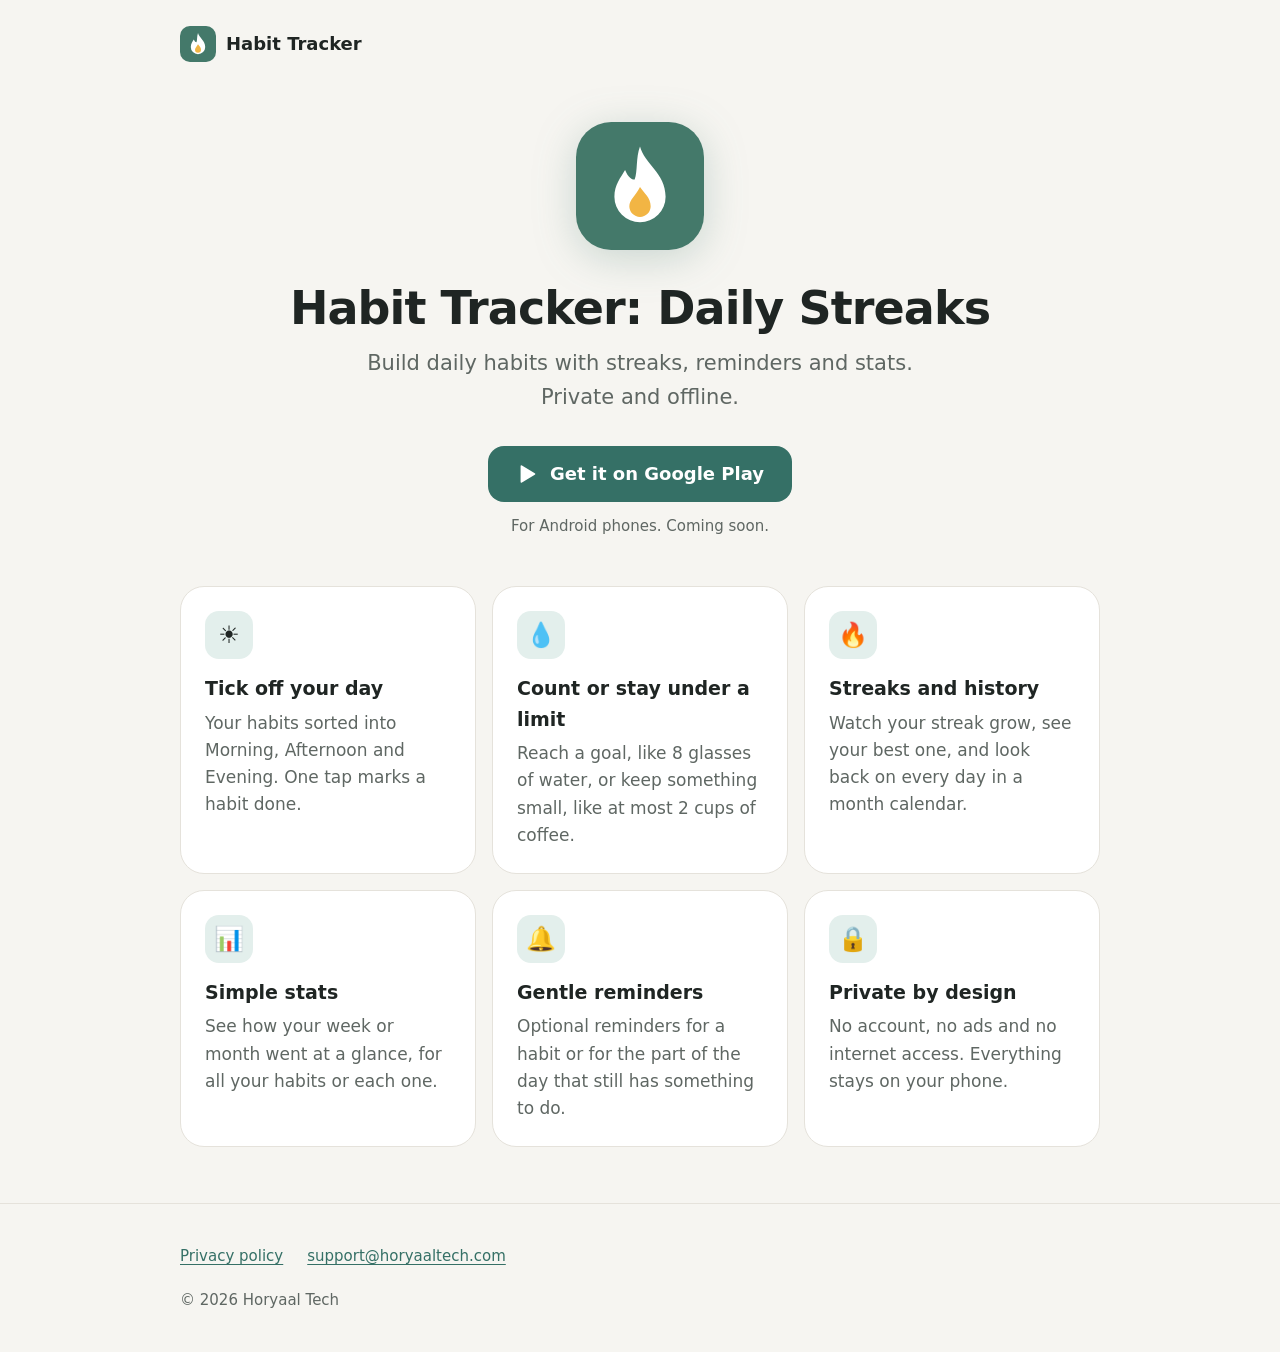
<file: index.html>
<!doctype html>
<html lang="en-US">
<head>
  <meta charset="utf-8">
  <meta name="viewport" content="width=device-width, initial-scale=1">
  <title>Habit Tracker: Daily Streaks – Horyaal Tech</title>
  <meta name="description" content="Build daily habits with streaks, reminders and stats. Private and offline. An Android app by Horyaal Tech.">
  <meta name="theme-color" content="#f6f5f1" media="(prefers-color-scheme: light)">
  <meta name="theme-color" content="#111614" media="(prefers-color-scheme: dark)">
  <link rel="icon" href="icon.svg" type="image/svg+xml">
  <link rel="icon" href="icon-180.png" type="image/png" sizes="180x180">
  <link rel="apple-touch-icon" href="icon-180.png">
  <link rel="stylesheet" href="styles.css">
</head>
<body>
  <header class="top">
    <div class="wrap">
      <a class="brand" href="./"><img src="icon.svg" alt="" width="36" height="36">Habit Tracker</a>
    </div>
  </header>

  <main class="wrap">
    <section class="hero">
      <img class="app-icon" src="icon.svg" alt="Habit Tracker app icon: a white flame on green" width="128" height="128">
      <h1>Habit Tracker: Daily Streaks</h1>
      <p class="tagline">Build daily habits with streaks, reminders and stats. Private and offline.</p>
      <!-- PLAY STORE LINK: replace href="#" with the app's Google Play address after launch. -->
      <a class="play" href="#">
        <svg viewBox="0 0 24 24" aria-hidden="true"><path fill="currentColor" d="M5 3.5v17a1 1 0 0 0 1.5.86l14-8.5a1 1 0 0 0 0-1.72l-14-8.5A1 1 0 0 0 5 3.5Z"/></svg>
        Get it on Google Play
      </a>
      <span class="soon">For Android phones. Coming soon.</span>
    </section>

    <ul class="features">
      <li class="feature">
        <span class="emoji" aria-hidden="true">☀️</span>
        <h2>Tick off your day</h2>
        <p>Your habits sorted into Morning, Afternoon and Evening. One tap marks a habit done.</p>
      </li>
      <li class="feature">
        <span class="emoji" aria-hidden="true">💧</span>
        <h2>Count or stay under a limit</h2>
        <p>Reach a goal, like 8 glasses of water, or keep something small, like at most 2 cups of coffee.</p>
      </li>
      <li class="feature">
        <span class="emoji" aria-hidden="true">🔥</span>
        <h2>Streaks and history</h2>
        <p>Watch your streak grow, see your best one, and look back on every day in a month calendar.</p>
      </li>
      <li class="feature">
        <span class="emoji" aria-hidden="true">📊</span>
        <h2>Simple stats</h2>
        <p>See how your week or month went at a glance, for all your habits or each one.</p>
      </li>
      <li class="feature">
        <span class="emoji" aria-hidden="true">🔔</span>
        <h2>Gentle reminders</h2>
        <p>Optional reminders for a habit or for the part of the day that still has something to do.</p>
      </li>
      <li class="feature">
        <span class="emoji" aria-hidden="true">🔒</span>
        <h2>Private by design</h2>
        <p>No account, no ads and no internet access. Everything stays on your phone.</p>
      </li>
    </ul>
  </main>

  <footer>
    <div class="wrap">
      <nav aria-label="Footer">
        <a href="privacy.html">Privacy policy</a>
        <a href="mailto:support@horyaaltech.com">support@horyaaltech.com</a>
      </nav>
      <p>© 2026 Horyaal Tech</p>
    </div>
  </footer>
</body>
</html>
</file>
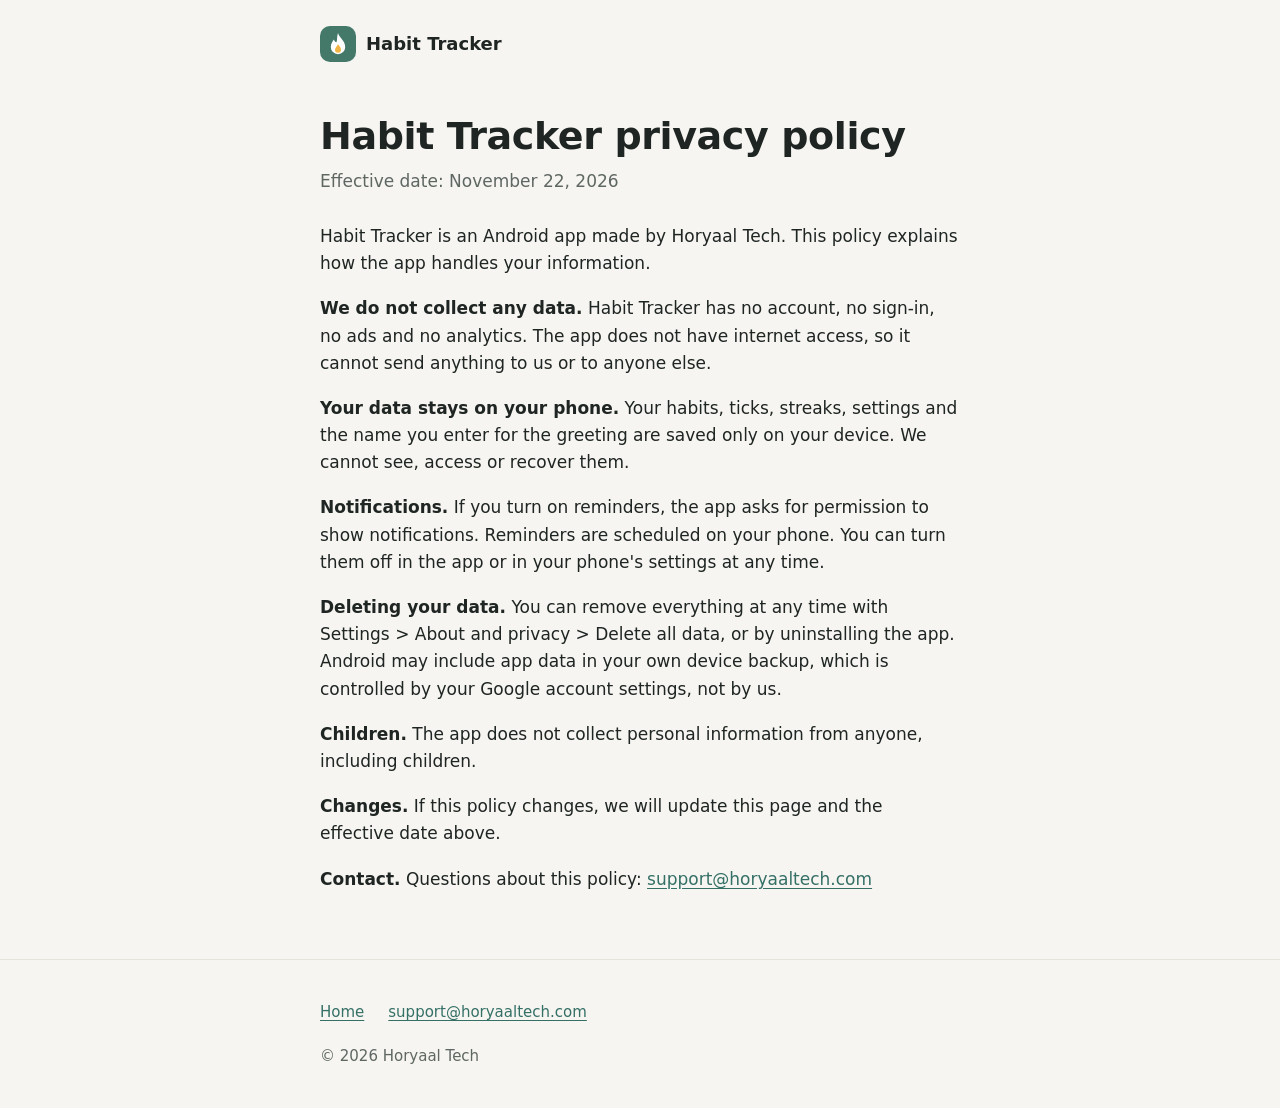
<file: privacy.html>
<!doctype html>
<html lang="en-US">
<head>
  <meta charset="utf-8">
  <meta name="viewport" content="width=device-width, initial-scale=1">
  <title>Privacy policy – Habit Tracker</title>
  <meta name="description" content="Privacy policy for Habit Tracker, the Android app by Horyaal Tech. We do not collect any data.">
  <meta name="theme-color" content="#f6f5f1" media="(prefers-color-scheme: light)">
  <meta name="theme-color" content="#111614" media="(prefers-color-scheme: dark)">
  <link rel="icon" href="icon.svg" type="image/svg+xml">
  <link rel="icon" href="icon-180.png" type="image/png" sizes="180x180">
  <link rel="apple-touch-icon" href="icon-180.png">
  <link rel="stylesheet" href="styles.css">
</head>
<body>
  <header class="top">
    <div class="wrap narrow">
      <a class="brand" href="./"><img src="icon.svg" alt="" width="36" height="36">Habit Tracker</a>
    </div>
  </header>

  <main class="wrap narrow policy">
    <h1>Habit Tracker privacy policy</h1>
    <p class="date">Effective date: November 22, 2026</p>

    <p>Habit Tracker is an Android app made by Horyaal Tech. This policy explains how the app handles your information.</p>

    <p><strong>We do not collect any data.</strong> Habit Tracker has no account, no sign-in, no ads and no analytics. The app does not have internet access, so it cannot send anything to us or to anyone else.</p>

    <p><strong>Your data stays on your phone.</strong> Your habits, ticks, streaks, settings and the name you enter for the greeting are saved only on your device. We cannot see, access or recover them.</p>

    <p><strong>Notifications.</strong> If you turn on reminders, the app asks for permission to show notifications. Reminders are scheduled on your phone. You can turn them off in the app or in your phone's settings at any time.</p>

    <p><strong>Deleting your data.</strong> You can remove everything at any time with Settings &gt; About and privacy &gt; Delete all data, or by uninstalling the app. Android may include app data in your own device backup, which is controlled by your Google account settings, not by us.</p>

    <p><strong>Children.</strong> The app does not collect personal information from anyone, including children.</p>

    <p><strong>Changes.</strong> If this policy changes, we will update this page and the effective date above.</p>

    <p><strong>Contact.</strong> Questions about this policy: <a href="mailto:support@horyaaltech.com">support@horyaaltech.com</a></p>
  </main>

  <footer>
    <div class="wrap narrow">
      <nav aria-label="Footer">
        <a href="./">Home</a>
        <a href="mailto:support@horyaaltech.com">support@horyaaltech.com</a>
      </nav>
      <p>© 2026 Horyaal Tech</p>
    </div>
  </footer>
</body>
</html>
</file>
<file: styles.css>
/* Habit Tracker website – plain CSS, system fonts, light and dark mode. */
:root {
  --bg: #f6f5f1;
  --surface: #ffffff;
  --ink: #1f2523;
  --muted: #5f6763;
  --line: #e5e2db;
  --accent: #357066; /* green for text and buttons (5.7:1 with white) */
  --accent-soft: #e3efec;
  --on-accent: #ffffff;
  color-scheme: light dark;
}
@media (prefers-color-scheme: dark) {
  :root {
    --bg: #111614;
    --surface: #1a201e;
    --ink: #e8ecea;
    --muted: #a3aea9;
    --line: #2b3431;
    --accent: #62ac9c;
    --accent-soft: #1e3530;
    --on-accent: #0d1f1a;
  }
}

* { box-sizing: border-box; }
html { -webkit-text-size-adjust: 100%; }
body {
  margin: 0;
  background: var(--bg);
  color: var(--ink);
  font-family: system-ui, -apple-system, "Segoe UI", Roboto, "Helvetica Neue", Arial, sans-serif;
  font-size: 17px;
  line-height: 1.6;
}
a { color: var(--accent); text-underline-offset: 3px; }
a:focus-visible { outline: 3px solid var(--accent); outline-offset: 3px; border-radius: 6px; }

.wrap { max-width: 960px; margin: 0 auto; padding: 0 20px; }
.narrow { max-width: 680px; }

/* Top bar */
.top { padding: 20px 0; }
.brand {
  display: inline-flex; align-items: center; gap: 10px;
  color: var(--ink); text-decoration: none; font-weight: 700; font-size: 18px;
  min-height: 48px;
}
.brand img { width: 36px; height: 36px; }

/* Hero */
.hero { text-align: center; padding: 32px 0 48px; }
.hero .app-icon { width: 128px; height: 128px; filter: drop-shadow(0 8px 20px rgba(68, 121, 106, 0.25)); }
.hero h1 { font-size: clamp(30px, 6vw, 46px); line-height: 1.15; margin: 24px 0 12px; letter-spacing: -0.02em; }
.hero .tagline { color: var(--muted); font-size: clamp(18px, 3vw, 21px); max-width: 560px; margin: 0 auto 32px; }
.play {
  display: inline-flex; align-items: center; gap: 12px;
  min-height: 56px; padding: 12px 28px;
  background: var(--accent); color: var(--on-accent);
  border-radius: 16px; text-decoration: none; font-weight: 600; font-size: 18px;
}
.play:hover { filter: brightness(1.06); }
.play svg { width: 22px; height: 22px; flex: none; }
.soon { display: block; margin-top: 12px; font-size: 15px; color: var(--muted); }

/* Features */
.features {
  display: grid; gap: 16px;
  grid-template-columns: repeat(auto-fit, minmax(260px, 1fr));
  padding: 0 0 56px; margin: 0; list-style: none;
}
.feature { background: var(--surface); border: 1px solid var(--line); border-radius: 24px; padding: 24px; }
.feature .emoji {
  display: inline-flex; align-items: center; justify-content: center;
  width: 48px; height: 48px; border-radius: 14px; background: var(--accent-soft); font-size: 24px;
}
.feature h2 { font-size: 19px; margin: 14px 0 6px; }
.feature p { margin: 0; color: var(--muted); }

/* Privacy page */
.policy { padding-top: 8px; padding-bottom: 48px; }
.policy h1 { font-size: clamp(28px, 5vw, 38px); line-height: 1.2; margin: 16px 0 8px; letter-spacing: -0.01em; }
.policy .date { color: var(--muted); margin: 0 0 28px; }
.policy p { margin: 0 0 18px; }

/* Footer */
footer { border-top: 1px solid var(--line); padding: 28px 0 40px; color: var(--muted); font-size: 15px; }
footer nav { display: flex; flex-wrap: wrap; gap: 4px 24px; margin-bottom: 8px; }
footer nav a { display: inline-flex; align-items: center; min-height: 48px; }
footer p { margin: 0; }
</file>
